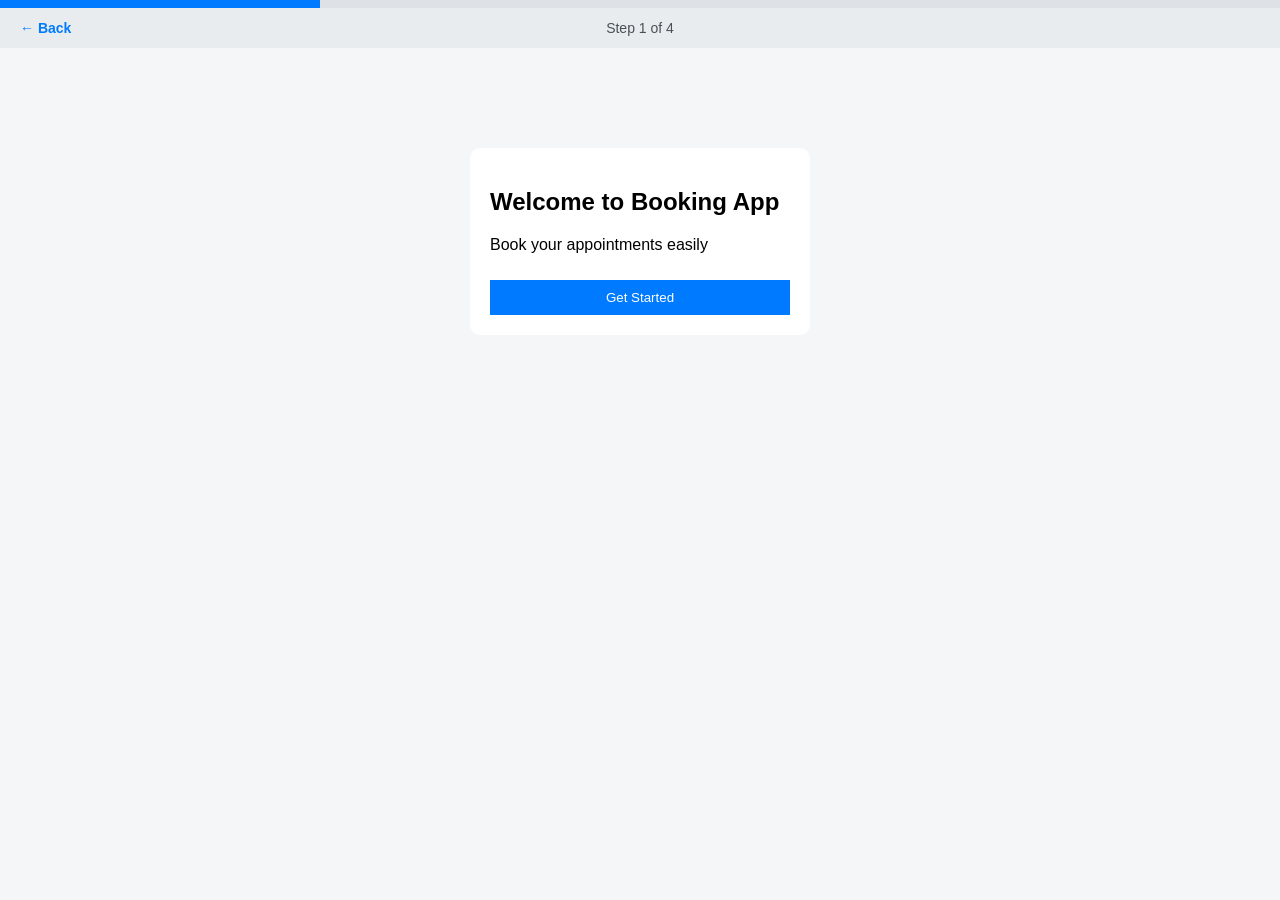
<file: frontend/index.html>
<!DOCTYPE html>
<html>
<head>
    <title>Booking App</title>
    <link rel="stylesheet" href="style.css">
</head>
<body>

<header class="progress-header">
    <div class="progress-bar" role="progressbar" aria-valuenow="1" aria-valuemin="1" aria-valuemax="4" aria-label="Booking progress">
        <div class="progress-fill step-1"></div>
    </div>
    <div class="progress-label">
        <a href="#" class="back-btn" onclick="history.back(); return false;">← Back</a>
        <span>Step 1 of 4</span>
    </div>
</header>

<div class="container">
    <h2>Welcome to Booking App</h2>
    <p>Book your appointments easily</p>
    <a href="login.html">
        <button>Get Started</button>
    </a>
</div>

</body>
</html>
</file>
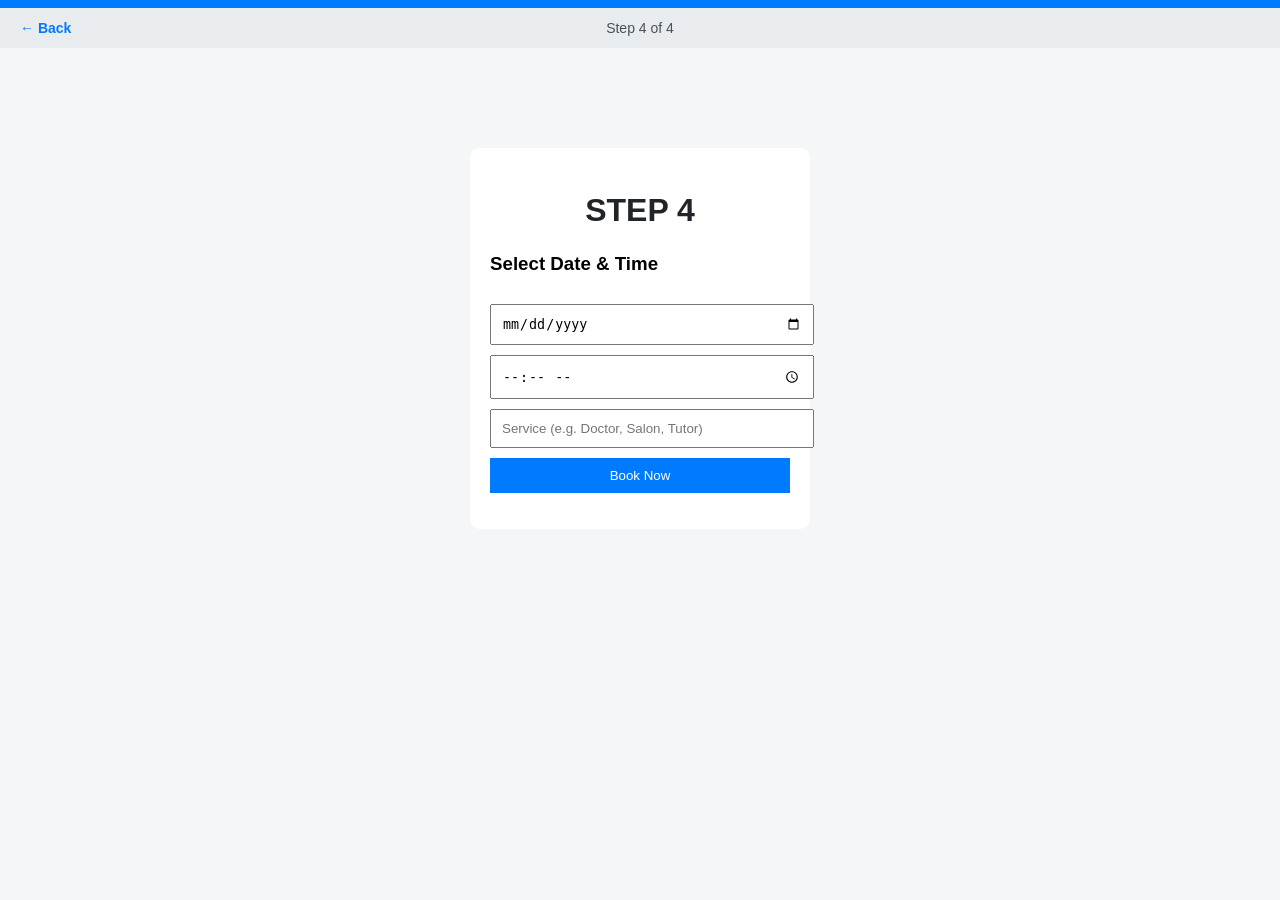
<file: frontend/booking.html>
<!DOCTYPE html>
<html>
<head>
    <title>Book Appointment</title>
    <link rel="stylesheet" href="style.css">
</head>
<body>

<header class="progress-header">
    <div class="progress-bar" role="progressbar" aria-valuenow="4" aria-valuemin="1" aria-valuemax="4" aria-label="Booking progress">
        <div class="progress-fill step-4"></div>
    </div>
    <div class="progress-label">
        <a href="pages/time/time.html" class="back-btn">← Back</a>
        <span>Step 4 of 4</span>
    </div>
</header>

<div class="container">

    <h1 class="step-heading">STEP 4</h1>
    <h3>Select Date & Time</h3>

    <input type="date">
    <input type="time">

    <input type="text" placeholder="Service (e.g. Doctor, Salon, Tutor)">

    <button onclick="confirmBooking()">Book Now</button>

    <p id="msg"></p>
</div>

<script>
function confirmBooking() {
    document.getElementById("msg").innerText =
        "Booking created (frontend only - backend not connected yet)";
}
</script>

</body>
</html>
</file>
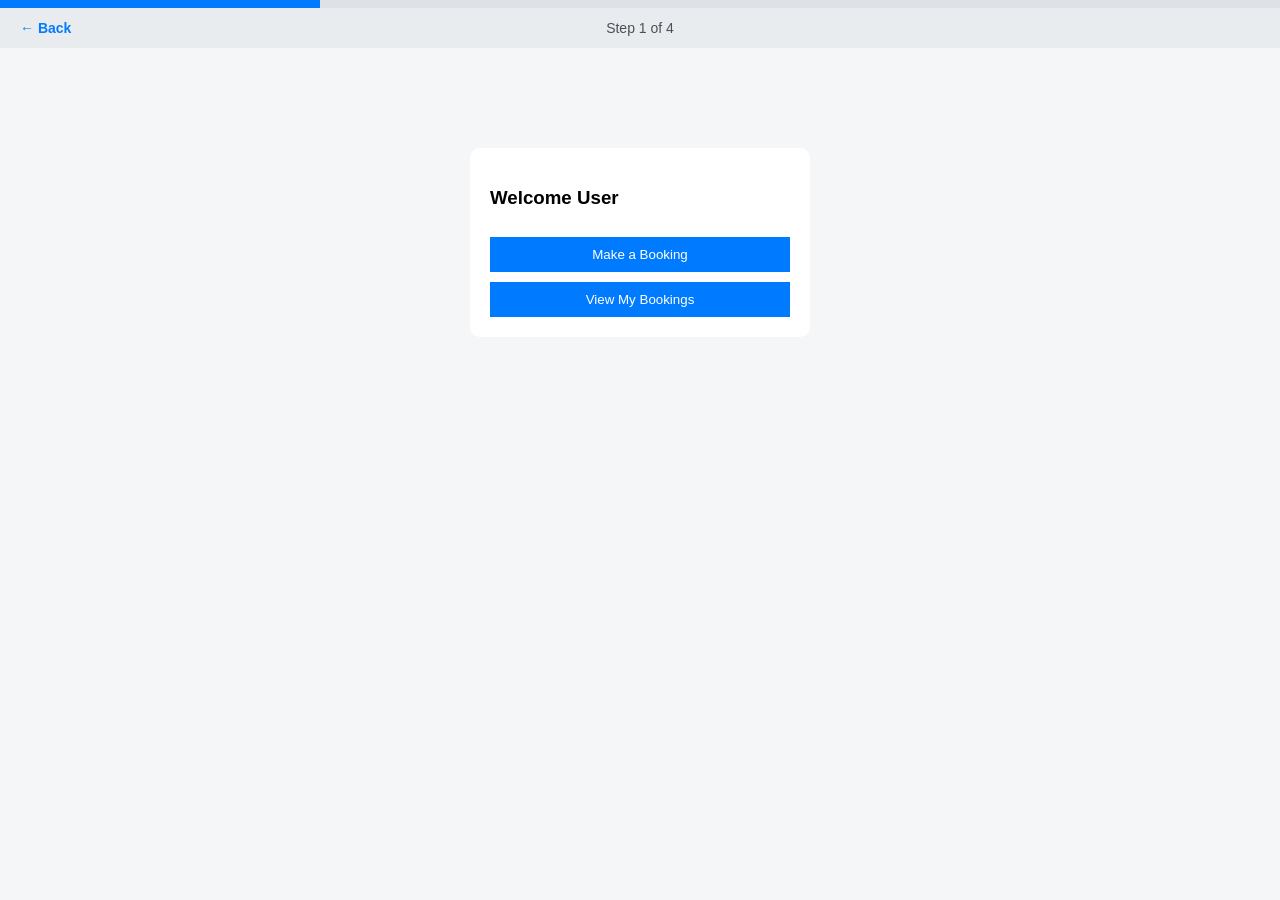
<file: frontend/dashboard.html>
<!DOCTYPE html>
<html>
<head>
    <title>Dashboard</title>
    <link rel="stylesheet" href="style.css">
</head>
<body>

<header class="progress-header">
    <div class="progress-bar" role="progressbar" aria-valuenow="1" aria-valuemin="1" aria-valuemax="4" aria-label="Booking progress">
        <div class="progress-fill step-1"></div>
    </div>
    <div class="progress-label">
        <a href="login.html" class="back-btn">← Back</a>
        <span>Step 1 of 4</span>
    </div>
</header>

<div class="container">
    <h3>Welcome User</h3>

    <a href="booking.html">
        <button>Make a Booking</button>
    </a>

    <button>View My Bookings</button>
</div>

</body>
</html>
</file>
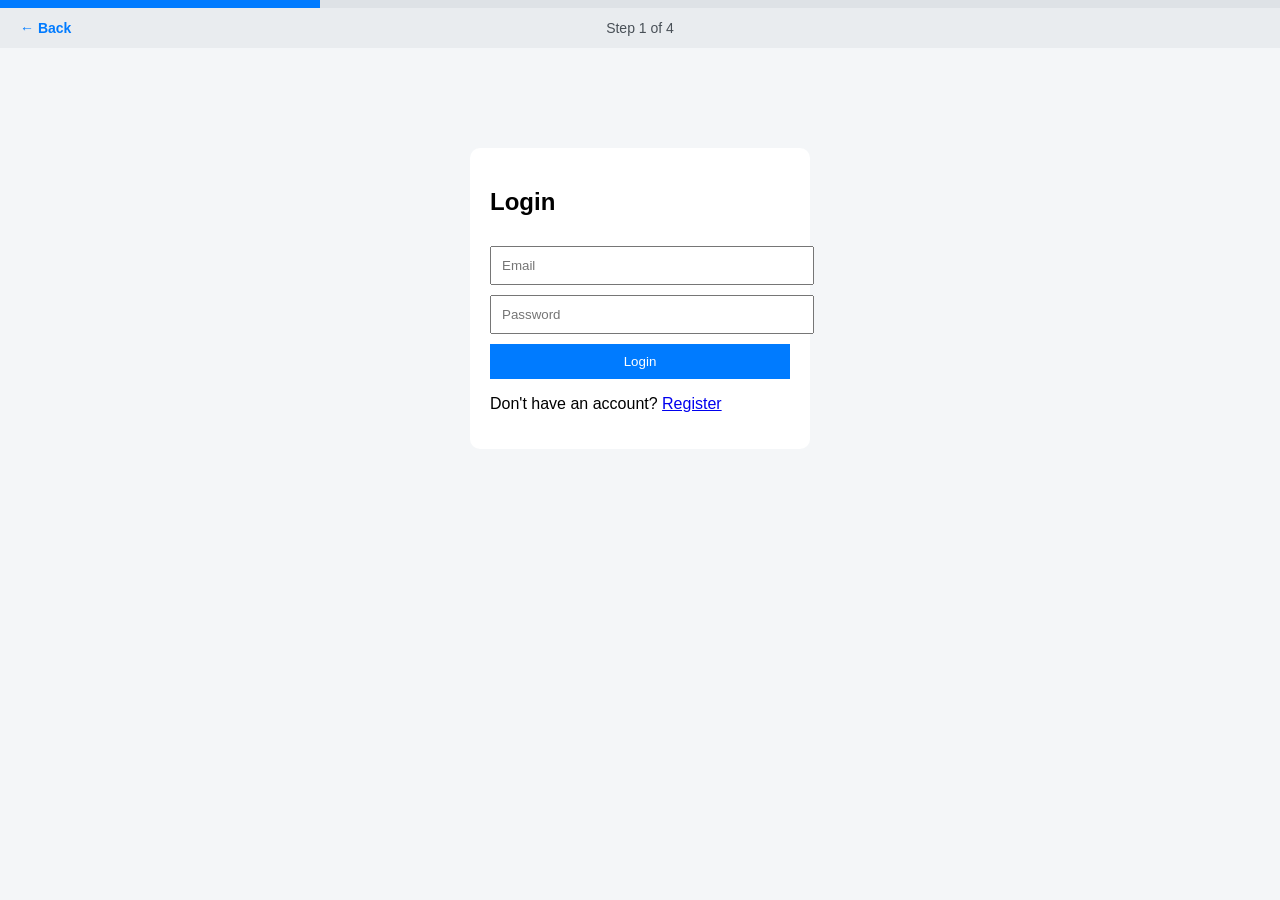
<file: frontend/login.html>
<!DOCTYPE html>
<html>
<head>
    <title>Login</title>
    <link rel="stylesheet" href="style.css">
</head>
<body>

<header class="progress-header">
    <div class="progress-bar" role="progressbar" aria-valuenow="1" aria-valuemin="1" aria-valuemax="4" aria-label="Booking progress">
        <div class="progress-fill step-1"></div>
    </div>
    <div class="progress-label">
        <a href="index.html" class="back-btn">← Back</a>
        <span>Step 1 of 4</span>
    </div>
</header>

<div class="container">
    <h2>Login</h2>

    <input type="email" placeholder="Email">
    <input type="password" placeholder="Password">

    <a href="dashboard.html">
        <button>Login</button>
    </a>

    <p>Don't have an account? <a href="#">Register</a></p>
</div>

</body>
</html>
</file>
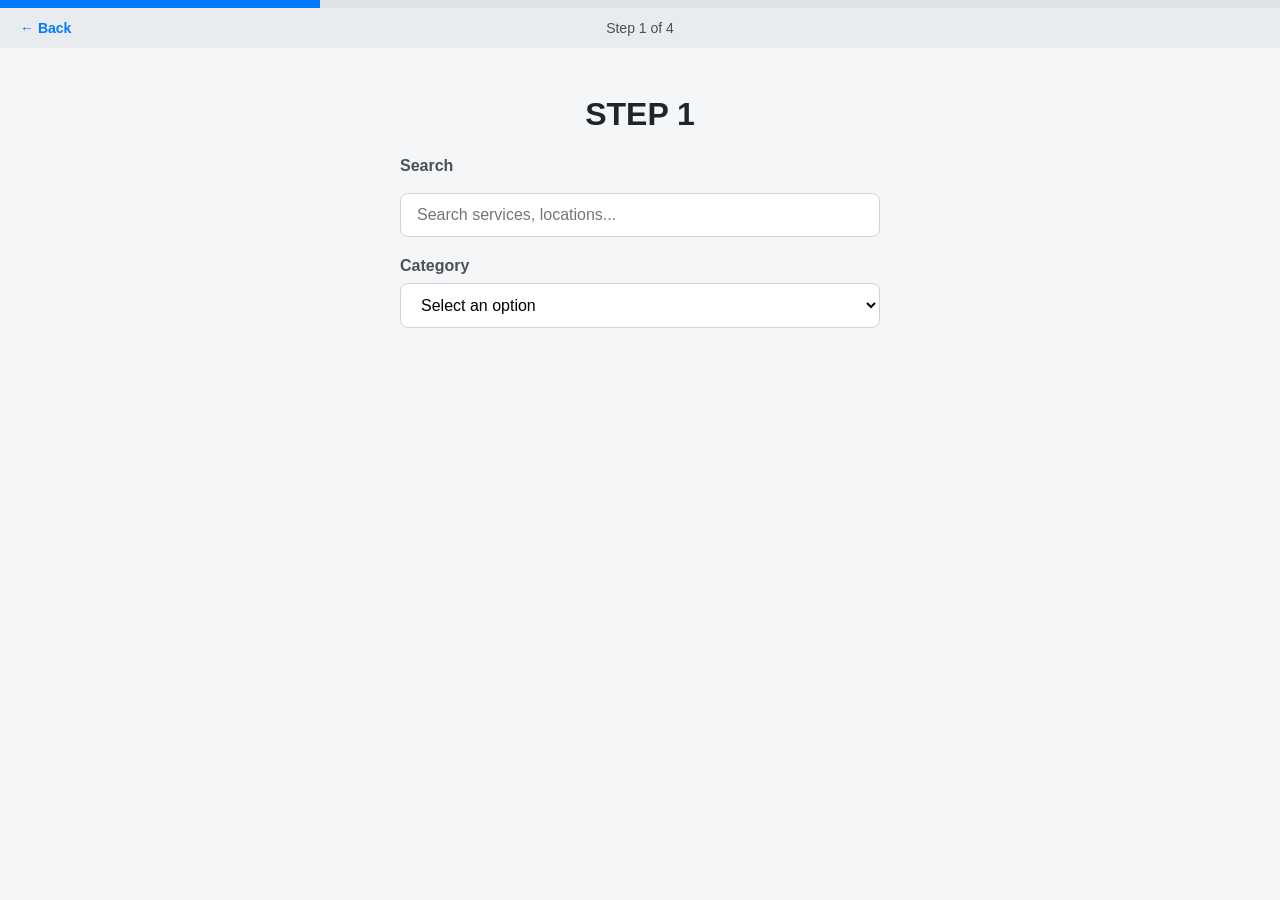
<file: frontend/main.html>
<!DOCTYPE html>
<html lang="en">
<head>
    <meta charset="UTF-8">
    <meta name="viewport" content="width=device-width, initial-scale=1.0">
    <title>Step 1</title>
    <link rel="stylesheet" href="style.css">
    <style>
        .step-content {
            max-width: 480px;
            margin: 48px auto;
            padding: 0 20px;
        }

        .search-menu {
            margin-bottom: 20px;
        }

        .search-menu label {
            display: block;
            margin-bottom: 8px;
            font-weight: 600;
            color: #495057;
        }

        .search-menu input[type="search"] {
            width: 100%;
            padding: 12px 16px;
            border: 1px solid #ced4da;
            border-radius: 8px;
            font-size: 1rem;
            box-sizing: border-box;
        }

        .search-menu input[type="search"]:focus {
            outline: none;
            border-color: #007bff;
            box-shadow: 0 0 0 3px rgba(0, 123, 255, 0.15);
        }

        .dropdown-field {
            margin-bottom: 20px;
        }

        .dropdown-field label {
            display: block;
            margin-bottom: 8px;
            font-weight: 600;
            color: #495057;
        }

        .dropdown-field select {
            width: 100%;
            padding: 12px 16px;
            border: 1px solid #ced4da;
            border-radius: 8px;
            font-size: 1rem;
            background: white;
            cursor: pointer;
            box-sizing: border-box;
        }

        .dropdown-field select:focus {
            outline: none;
            border-color: #007bff;
            box-shadow: 0 0 0 3px rgba(0, 123, 255, 0.15);
        }
    </style>
</head>
<body>

<header class="progress-header">
    <div class="progress-bar" role="progressbar" aria-valuenow="1" aria-valuemin="1" aria-valuemax="4" aria-label="Booking progress">
        <div class="progress-fill step-1"></div>
    </div>
    <div class="progress-label">
        <a href="dashboard.html" class="back-btn">← Back</a>
        <span>Step 1 of 4</span>
    </div>
</header>

<main class="step-content">
    <h1 class="step-heading">STEP 1</h1>

    <div class="search-menu">
        <label for="search">Search</label>
        <input type="search" id="search" name="search" placeholder="Search services, locations...">
    </div>

    <div class="dropdown-field">
        <label for="category">Category</label>
        <select id="category" name="category">
            <option value="" disabled selected>Select an option</option>
            <option value="doctor">Doctor</option>
            <option value="salon">Salon</option>
            <option value="tutor">Tutor</option>
            <option value="other">Other</option>
        </select>
    </div>
</main>

</body>
</html>
</file>
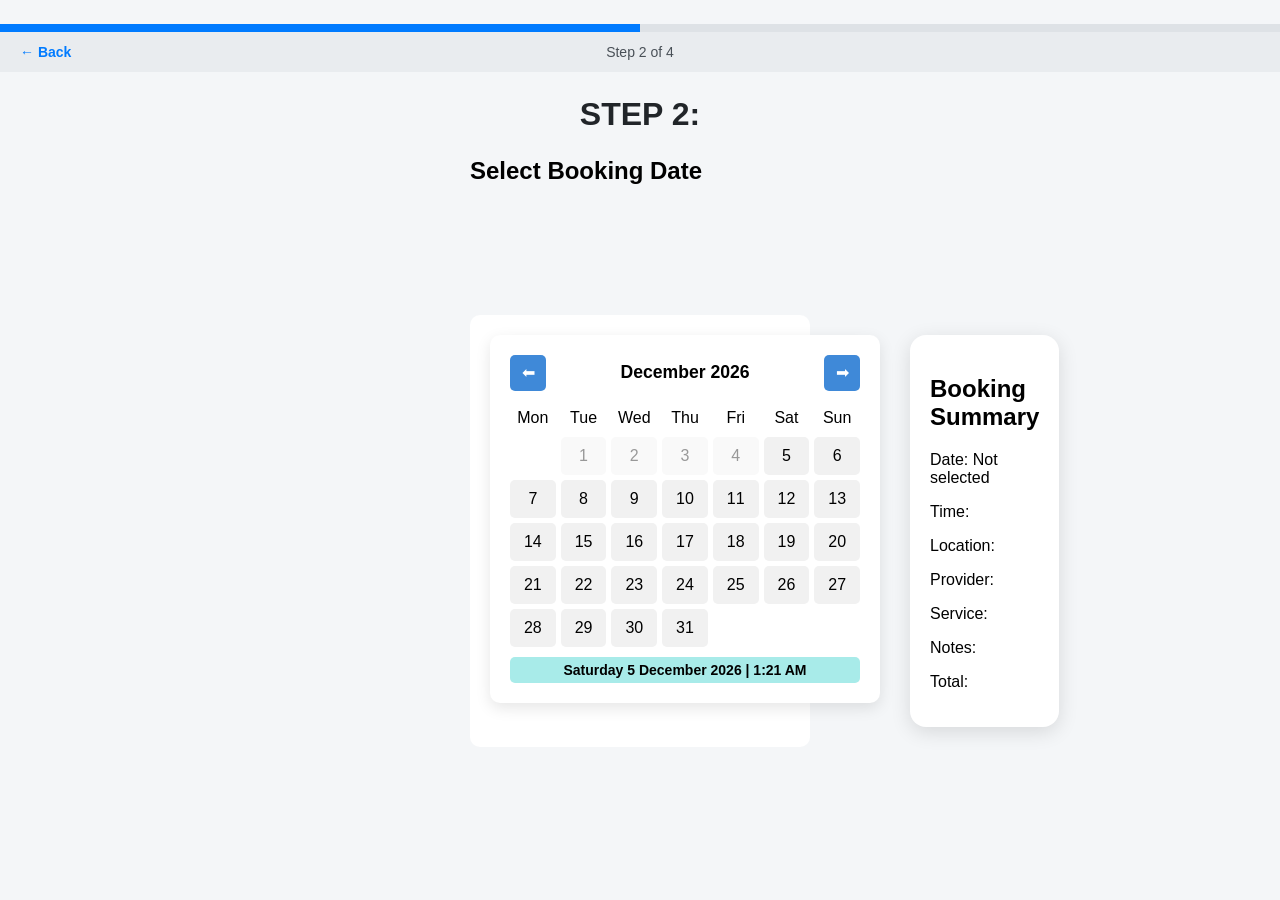
<file: frontend/pages/calendar/calendar.html>
<!DOCTYPE html>
<html>
<head>
    <title>Booking Calendar</title>
    <link rel="stylesheet" href="../../style.css">
    <link rel="stylesheet" href="calendar.css">
</head>

<body>

<header class="progress-header">
    <div class="progress-bar" role="progressbar" aria-valuenow="2" aria-valuemin="1" aria-valuemax="4" aria-label="Booking progress">
        <div class="progress-fill step-2"></div>
    </div>
    <div class="progress-label">
        <a href="../locations/location.html" class="back-btn">← Back</a>
        <span>Step 2 of 4</span>
    </div>
</header>

<div>
    <h1 class="step-heading">STEP 2:</h1>
    <h2>Select Booking Date</h2>
    <div id="chosenBox" class="chosen-box"></div>
<div class="container">

    <!-- LEFT SIDE: CALENDAR -->
    <div class="calendar-box">

        <div class="calendar" id="calendar">

            <div class="header cal-header">
                <button type="button" class="cal-nav-btn" onclick="prevMonth()">⬅</button>
                <h3 id="monthYear"></h3>
                <button type="button" class="cal-nav-btn" onclick="nextMonth()">➡</button>
            </div>

            <br>

            <div class="days">
                <div>Mon</div><div>Tue</div><div>Wed</div>
                <div>Thu</div><div>Fri</div><div>Sat</div><div>Sun</div>
            </div>
            <div class="dates" id="dates"></div>
            <div id="datetime"></div>

        </div>

        <div class="calendar-actions">
            <button type="button" id="doneBtn" onclick="goToTime()">Tap to Confirm</button>
            <button type="button" id="resetBtn" onclick="resetCalendar()">Select New Date</button>
        </div>

    </div>

    <!-- RIGHT SIDE: SUMMARY -->
    <div class="summary" id="summaryBox">

        <h2>Booking Summary</h2>

        <p>Date: <span id="summaryDate">Not selected</span></p>
        <p>Time: <span id="summaryTime"></span></p>
        <p>Location: <span id="summaryLocation"></span></p>
        <p>Provider: <span id="summaryProvider"></span></p>
        <p>Service: <span id="summaryService"></span></p>
        <p>Notes: <span id="summaryNotes"></span></p>
        <p>Total: <span id="summaryTotal"></span></p>

    </div>

</div>

<script src="calendar.js" defer></script>

</body>
</html>
</file>
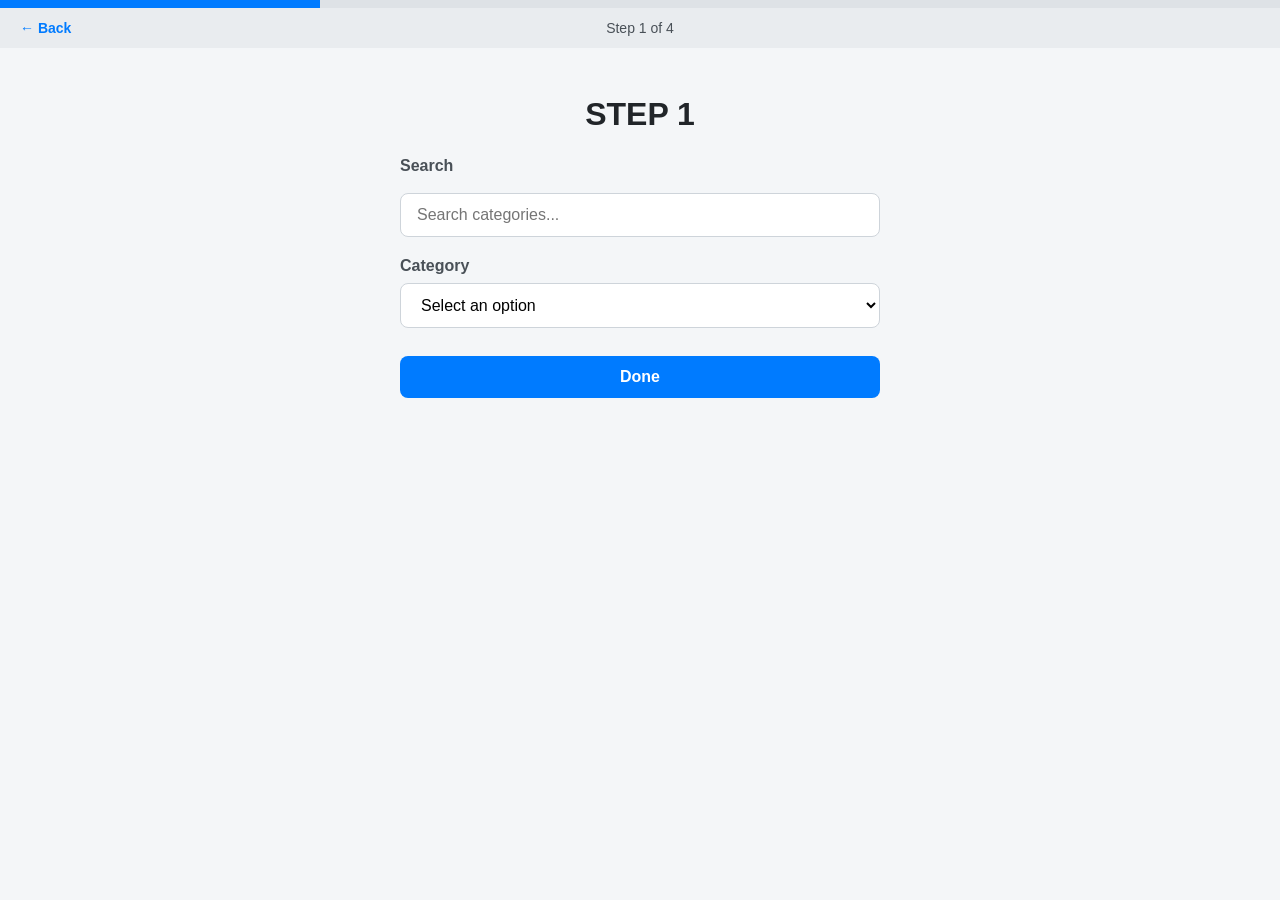
<file: frontend/pages/locations/location.html>
<!DOCTYPE html>
<html lang="en">
<head>
    <meta charset="UTF-8">
    <meta name="viewport" content="width=device-width, initial-scale=1.0">
    <title>Step 1</title>
    <link rel="stylesheet" href="../../style.css">
    <link rel="stylesheet" href="location.css">
</head>
<body>

<header class="progress-header">
    <div class="progress-bar" role="progressbar" aria-valuenow="1" aria-valuemin="1" aria-valuemax="4" aria-label="Booking progress">
        <div class="progress-fill step-1"></div>
    </div>
    <div class="progress-label">
        <a href="../../dashboard.html" class="back-btn">← Back</a>
        <span>Step 1 of 4</span>
    </div>
</header>

<main class="step-content">
    <h1 class="step-heading">STEP 1</h1>

    <div class="search-menu">
        <label for="search">Search</label>
        <input type="search" id="search" name="search" placeholder="Search categories...">
    </div>

    <div class="dropdown-field">
        <label for="category">Category</label>
        <select id="category" name="category">
            <option value="" disabled selected>Select an option</option>
            <option value="doctor">Doctor</option>
            <option value="salon">Salon</option>
            <option value="tutor">Tutor</option>
            <option value="other">Other</option>
        </select>
    </div>

    <button type="button" id="doneBtn" class="done-btn">Done</button>
</main>

<script src="location.js"></script>
</body>
</html>
</file>
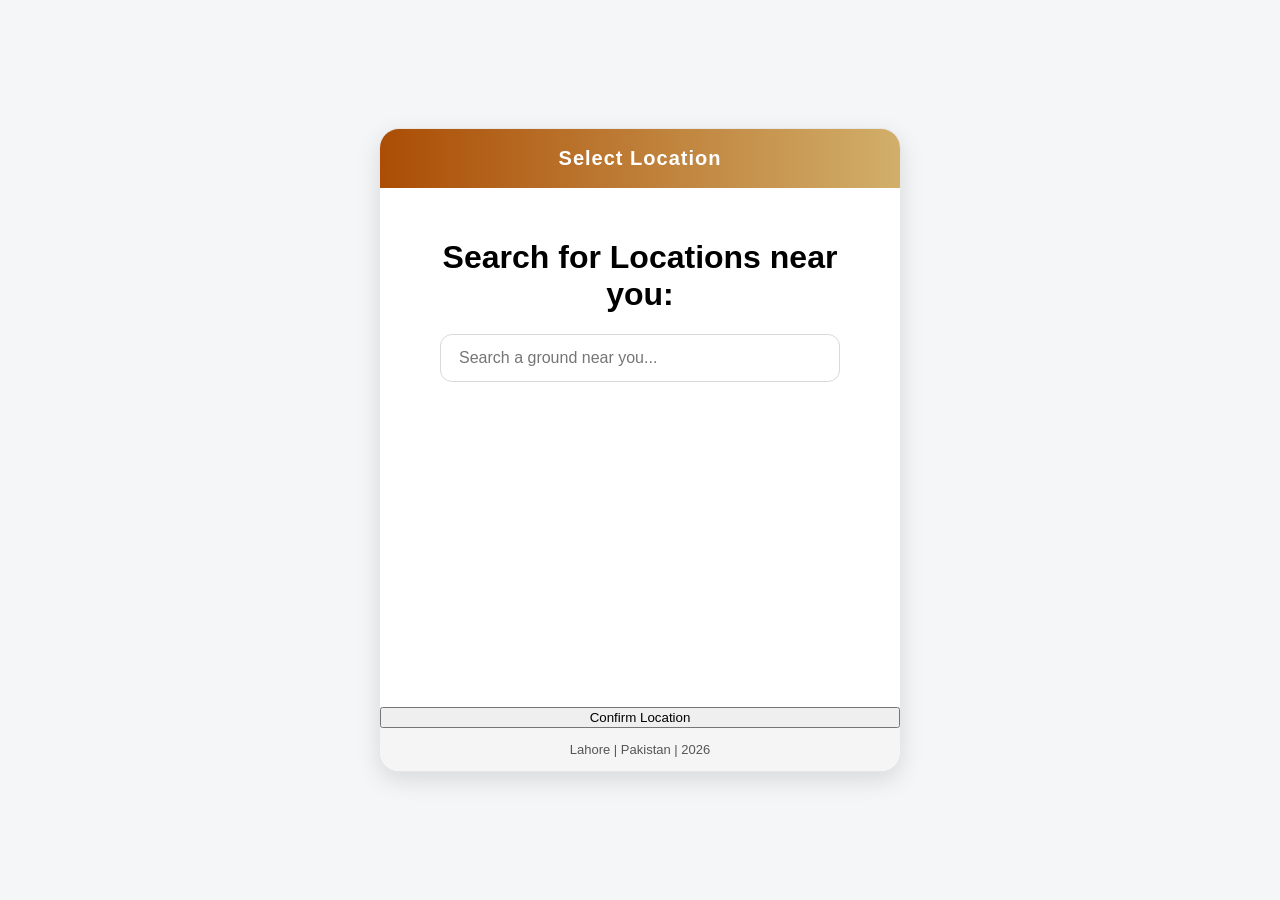
<file: frontend/pages/locations/locations.html>
<!DOCTYPE html>
<html>
<head>
    <title>Booking Website</title>
    <link rel="stylesheet" href="locations.css">
</head>

<body>

<div class="box">

    <div class="box-header">
        Select Location
    </div>

    <div class="search-container">
    <h1>Search for Locations near you:</h1>
    <input
        type="text"
        id="searchInput"
        placeholder="Search a ground near you..."
        autocomplete="off">

    <div id="dropdown" class="dropdown"></div>

    </div>

    <div id="infoCard" class="info-card">

        <h2 id="infoTitle"></h2>
        <p id="infoDescription"></p>

    </div>
    <button id="confirmLocation">
        Confirm Location
    </button>
    <div class="box-footer">
        Lahore | Pakistan | 2026
    </div>

</div>

<script src="locations.js"></script>
</body>
</html>
</file>
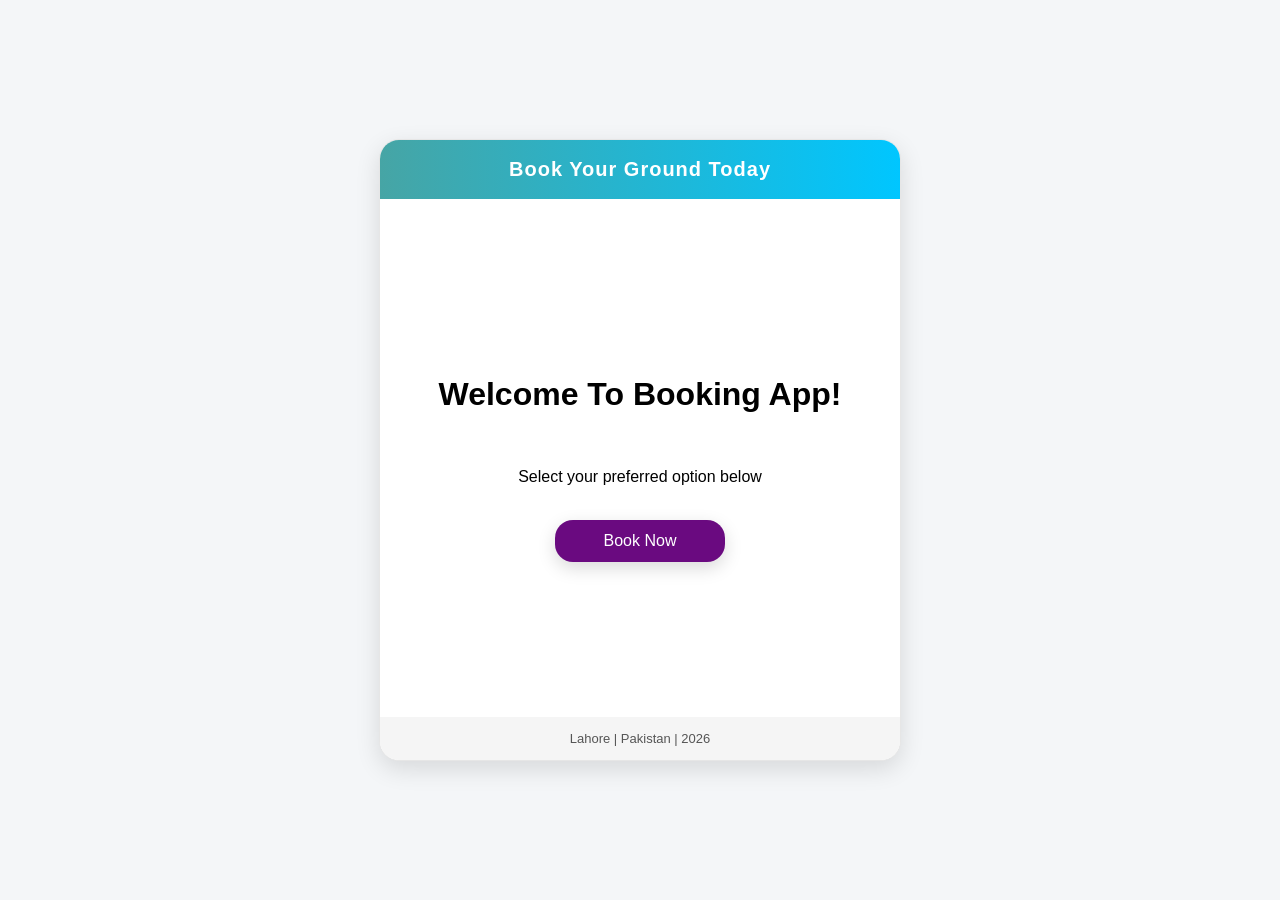
<file: frontend/pages/main/main.html>
<!DOCTYPE html>
<html>
<head>
    <title>Booking Website</title>
    <link rel="stylesheet" href="main.css">
</head>

<body>

<div class="box">

    <div class="box-header">
        Book Your Ground Today
    </div>

    <div class="box-content">

        <h1>Welcome To Booking App!</h1>
        <p>Select your preferred option below</p>

        <div class="actions">
            <a href="../locations/locations.html">
                <button class="button primary">Book Now</button>
            </a>
        </div>

    </div>

    <div class="box-footer">
        Lahore | Pakistan | 2026
    </div>

</div>

</body>
</html>
</file>
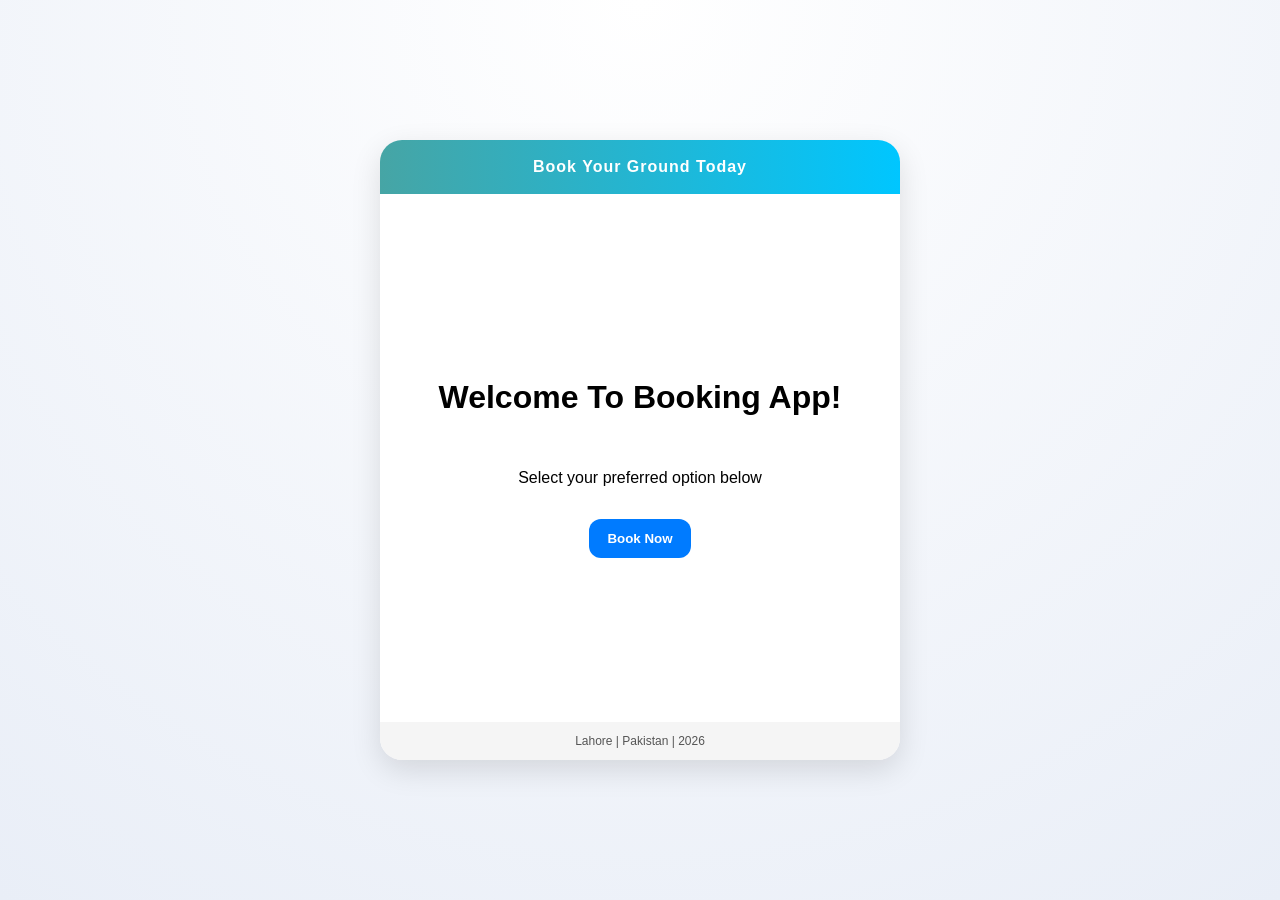
<file: frontend/pages/main/test.html>
<!DOCTYPE html>
<html>
<head>
    <title>Testing</title>
    <link rel="stylesheet" href="test.css">
</head>
<body>

<div class="box">

    <div class="box-header">
        Book Your Ground Today
    </div>

    <div class="box-content">

        <h1>Welcome To Booking App!</h1>
        <p>Select your preferred option below</p>

        <div class="actions">
            <a href="../locations/location.html">
                <button class="button primary">Book Now</button>
            </a>
        </div>

    </div>

    <div class="box-footer">
        Lahore | Pakistan | 2026
    </div>

</div>

</body>
</html>
</file>
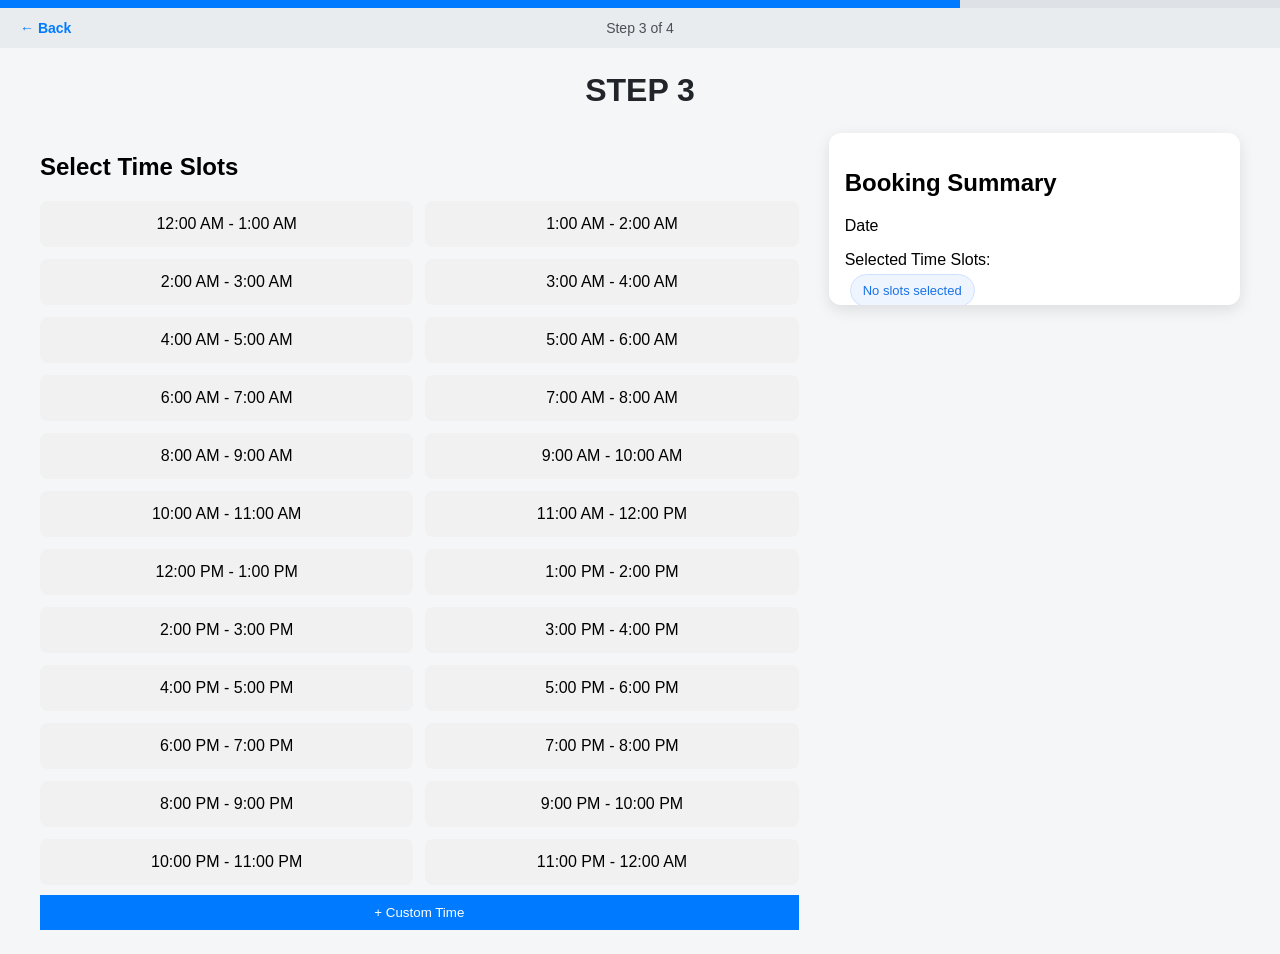
<file: frontend/pages/time/time.html>
<!DOCTYPE html>
<html>

<head>
    <title>Select Time</title>

    <meta charset="UTF-8">
    <meta name="viewport" content="width=device-width, initial-scale=1.0">

    <link rel="stylesheet" href="../../style.css">
    <link rel="stylesheet" href="time.css">
</head>

<body>

<header class="progress-header">
    <div class="progress-bar" role="progressbar" aria-valuenow="3" aria-valuemin="1" aria-valuemax="4" aria-label="Booking progress">
        <div class="progress-fill step-3"></div>
    </div>
    <div class="progress-label">
        <a href="../calendar/calendar.html" class="back-btn">← Back</a>
        <span>Step 3 of 4</span>
    </div>
</header>

<h1 class="step-heading">STEP 3</h1>

<div class="booking-container">

    <!-- LEFT PANEL -->
    <div class="slots-panel">

        <h2>Select Time Slots</h2>

        <p id="dateInfo"></p>

        <div id="slots"></div>

        <button id="customBtn">
            + Custom Time
        </button>

        <div class="custom-time-box" id="customTimeBox" style="display:none;">

            <h3>Enter Custom Time</h3>

            <div class="custom-inputs">

                <input
                    type="text"
                    id="customHour"
                    maxlength="2"
                    placeholder="HH">

                <span>:</span>

                <input
                    type="text"
                    id="customMinute"
                    maxlength="2"
                    placeholder="MM">

                <select id="customPeriod">
                    <option>AM</option>
                    <option>PM</option>
                </select>
            <br>
                <input
                    type="text"
                    id="customHour"
                    maxlength="2"
                    placeholder="HH">

                <span>:</span>

                <input
                    type="text"
                    id="customMinute"
                    maxlength="2"
                    placeholder="MM">

                <select id="customPeriod">
                    <option>AM</option>
                    <option>PM</option>
                </select>

            <br>
                <button id="addCustomTime">
                    Add
                </button>

            </div>

        </div>

    </div>

    <!-- RIGHT PANEL -->

    <div class="summary-panel">
        <h2>Booking Summary</h2>
        <div class="summary-section">
            <div class="summary-title">
                Date
            </div>
            <p id="summaryDate"></p>
        </div>

        <div class="summary-section">
            <div class="summary-title">
                Selected Time Slots:
                <br>
            </div>
            <ul id="summarySlots">
            <li class="empty-slot">No slots selected</li>
            </ul>
        </div>

        <div class="summary-section">
            <strong>Total Slots:</strong>
            <span id="totalSlots">0</span>
        </div>

        <button onclick="confirmBooking()">
            Confirm Booking
        </button>

    </div>

</div>

<script src="utils.js"></script>
<script src="slots.js"></script>
<script src="summary.js"></script>
<script src="customTime.js"></script>
<script src="time.js"></script>
</body>

</html>
</file>
<file: frontend/style.css>
body {
    font-family: Arial, sans-serif;
    background: #f4f6f8;
    margin: 0;
    padding: 0;
}

.container {
    width: 300px;
    margin: 100px auto;
    background: white;
    padding: 20px;
    border-radius: 10px;
}

input, button {
    width: 100%;
    padding: 10px;
    margin-top: 10px;
}

button {
    background: #007bff;
    color: white;
    border: none;
    cursor: pointer;
}

button:hover {
    background: #0056b3;
}

.nav {
    background: #007bff;
    padding: 10px;
    color: white;
    text-align: center;
}

.progress-header {
    position: sticky;
    top: 0;
    z-index: 10;
    width: 100%;
    background: #e9ecef;
    padding: 0;
}

.progress-bar {
    height: 8px;
    background: #dee2e6;
    overflow: hidden;
}

.progress-fill {
    height: 100%;
    background: #007bff;
    transition: width 0.3s ease;
}

.progress-fill.step-1 { width: 25%; }
.progress-fill.step-2 { width: 50%; }
.progress-fill.step-3 { width: 75%; }
.progress-fill.step-4 { width: 100%; }

.progress-label {
    display: flex;
    align-items: center;
    justify-content: center;
    position: relative;
    padding: 12px 20px;
    font-size: 0.875rem;
    color: #495057;
    text-align: center;
}

.back-btn {
    position: absolute;
    left: 20px;
    color: #007bff;
    text-decoration: none;
    font-weight: 600;
    font-size: 0.875rem;
}

.back-btn:hover {
    color: #0056b3;
}

.step-heading {
    margin: 24px auto;
    font-size: 2rem;
    color: #212529;
    text-align: center;
}
</file>
<file: frontend/pages/calendar/calendar.css>
body {
    font-family: 'Google Sans', Arial;
    background: #f4f6f8;
    display: flex;
    flex-direction: column;
    align-items: center;
    margin-top: 24px;
}

.calendar {
    width: 350px;
    background: white;
    padding: 20px;
    border-radius: 10px;
    box-shadow: 0 5px 15px rgba(0,0,0,0.1);
}

.header {
    display: flex;
    justify-content: space-between;
    align-items: center;
    gap: 8px;
}

.cal-header h3 {
    flex: 1;
    margin: 0;
    text-align: center;
    font-size: 1.1rem;
}

.cal-nav-btn {
    width: auto;
    min-width: 36px;
    height: 36px;
    margin: 0;
    padding: 0;
    display: inline-flex;
    align-items: center;
    justify-content: center;
    flex-shrink: 0;
    border: none;
    background: #3f89d8;
    color: white;
    border-radius: 5px;
    cursor: pointer;
    font-size: 1rem;
    line-height: 1;
}

.cal-nav-btn:hover {
    background: #9ec6f2;
}

.calendar-actions button {
    width: auto;
    margin-top: 10px;
}

button {
    padding: 5px 10px;
    border: none;
    background: #007bff;
    color: white;
    border-radius: 5px;
    cursor: pointer;
}

.days, .dates {
    display: grid;
    grid-template-columns: repeat(7, 1fr);
    text-align: center;
    gap: 5px;
}

.dates {
    margin-top: 10px;
}

.date {
    padding: 10px;
    background: #f1f1f1;
    border-radius: 5px;
    cursor: pointer;
}

.date:hover {
    background: #dce9ff;
}

.selected {
    background: #007bff;
    color: white;
}

.empty {
    background: transparent;
}

#datetime {
    margin-top: 10px;
    font-size: 14px;
    font-weight: bold;
    text-align: center;
    background: #a8ebe9;
    padding: 5px;
    border-radius: 5px;
}

/* CHOSEN BOX */
.chosen-box {
    text-align: center;
    margin-bottom: 10px;
    font-weight: bold;
    color: black;
    opacity: 0;
    transform: translateY(-10px);
    transition: 0.3s;
    margin-top: 10px;
    font-size: 14px;
    font-weight: bold;
    text-align: center;
    background: #ebbea8;
    padding: 5px;
    border-radius: 5px;
}


.chosen-box.show {
    opacity: 1;
    transform: translateY(0);
}

#doneBtn {
    display: none;
    margin: 10px auto;
    padding: 8px 15px;
    background: #28a745;
    color: white;
    border: none;
    border-radius: 5px;
    cursor: pointer;
}

#resetBtn {
    display: none;
    margin: 10px auto;
    padding: 8px 15px;
    background: #969c9c;
    color: black;
    border: none;
    border-radius: 5px;
    cursor: pointer;
}

#timeSection {
    display: none;
    margin-top: 30px;
    padding: 20px;
    background: #f1f1f1;
    border-radius: 10px;
}

.summary {
    flex: 2;
    background: white;
    padding: 20px;
    border-radius: 16px;
    box-shadow: 0 5px 20px rgba(0,0,0,0.12);
}

.container {
    display: flex;
    gap: 30px;
    align-items: flex-start;
    padding: 20px;
}

.calendar-box {
    flex: 3;
}

#summaryBox {
    transition: all 0.4s ease;
}

/* floating effect when date selected */
#summaryBox.active {
    transform: translateY(-5px);
}

/* highlight animation for date in summary */
.highlight {
    background: #dce9ff;
    padding: 3px 8px;
    border-radius: 6px;
    display: inline-block;
    animation: pop 0.3s ease;
}

@keyframes pop {
    0% { transform: scale(0.8); opacity: 0; }
    100% { transform: scale(1); opacity: 1; }
}
</file>
<file: frontend/pages/locations/location.css>
.step-content {
    max-width: 480px;
    margin: 48px auto;
    padding: 0 20px;
}

.search-menu {
    margin-bottom: 20px;
}

.search-menu label {
    display: block;
    margin-bottom: 8px;
    font-weight: 600;
    color: #495057;
}

.search-menu input[type="search"] {
    width: 100%;
    padding: 12px 16px;
    border: 1px solid #ced4da;
    border-radius: 8px;
    font-size: 1rem;
    box-sizing: border-box;
}

.search-menu input[type="search"]:focus {
    outline: none;
    border-color: #007bff;
    box-shadow: 0 0 0 3px rgba(0, 123, 255, 0.15);
}

.dropdown-field {
    margin-bottom: 20px;
}

.dropdown-field label {
    display: block;
    margin-bottom: 8px;
    font-weight: 600;
    color: #495057;
}

.dropdown-field select {
    width: 100%;
    padding: 12px 16px;
    border: 1px solid #ced4da;
    border-radius: 8px;
    font-size: 1rem;
    background: white;
    cursor: pointer;
    box-sizing: border-box;
}

.dropdown-field select:focus {
    outline: none;
    border-color: #007bff;
    box-shadow: 0 0 0 3px rgba(0, 123, 255, 0.15);
}

.done-btn {
    width: 100%;
    padding: 12px 16px;
    margin-top: 8px;
    border: none;
    border-radius: 8px;
    background: #007bff;
    color: white;
    font-size: 1rem;
    font-weight: 600;
    cursor: pointer;
}

.done-btn:hover {
    background: #0056b3;
}

.done-btn:disabled {
    background: #adb5bd;
    cursor: not-allowed;
}
</file>
<file: frontend/pages/locations/locations.css>
body {
    margin: 0;
    height: 100vh;
    display: flex;
    justify-content: center;
    align-items: center;
    background: #f4f6f8;
    font-family: Arial, sans-serif;
}

.box {
    width: 520px;
    min-height: 620px;
    background: #ffffff;
    border-radius: 20px;
    overflow: hidden;
    display: flex;
    flex-direction: column;
    text-align: center;
    box-shadow: 0 8px 24px rgba(0,0,0,0.12),
                inset 0 1px 0 rgba(255,255,255,0.8);
    border: 1px solid #e6e6e6;
}

.box-header {
    background: linear-gradient(90deg, #ab4d05, #d1af6a);
    color: white;
    padding: 18px;
    font-size: 20px;
    font-weight: bold;
    letter-spacing: 1px;
}

.box-content {
    flex: 1;
    padding: 25px;
    display: flex;
    flex-direction: column;
    justify-content: center;
    align-items: center;
    gap: 18px;
    overflow-y: auto;
}

.box-footer {
    background: #f5f5f5;
    padding: 14px;
    font-size: 13px;
    color: #555;
}

.search-container{
    width:400px;
    position:relative;
    margin:30px auto;
}

#searchInput{
    width:100%;
    padding:14px 18px;
    font-size:16px;
    border:1px solid #d9d9d9;
    border-radius:12px;
    outline:none;
    box-sizing:border-box;
    transition:.25s;
}

#searchInput:focus{
    border-color:#4285f4;
    box-shadow:0 0 10px rgba(66,133,244,.2);
}

.dropdown{
    position:absolute;
    width:100%;
    background:white;
    border-radius:12px;
    box-shadow:0 8px 20px rgba(0,0,0,.12);
    margin-top:8px;
    overflow:hidden;
    display:none;
    max-height:250px;
    overflow-y:auto;
    z-index:999;
}

.dropdown-item{
    padding:14px 18px;
    cursor:pointer;
    transition:.2s;
}

.dropdown-item:hover{
    background:#eef5ff;
}

.info-card{
    width:420px;
    margin:40px auto;
    background:white;
    border-radius:18px;
    padding:25px;
    box-shadow:0 10px 25px rgba(0,0,0,.12);
    min-height:165px;
    opacity:0;
    transform:translateY(25px);
    transition:.35s;
}

.info-card.show{
    opacity:1;
    transform:translateY(0);
}

.info-card h2{
    margin-top:0;
}

.info-card p{
    color:#666;
    line-height:1.6;
}

.confirm-btn{
    opacity:0;
    visibility:hidden;
    pointer-events:none;
    transform:translateY(15px);
    transition:all .3s ease;
}

.confirm-btn.show{
    opacity:1;
    visibility:visible;
    pointer-events:auto;
    transform:translateY(0);
}
</file>
<file: frontend/pages/main/main.css>
body {
    margin: 0;
    height: 100vh;
    display: flex;
    justify-content: center;
    align-items: center;
    background: #f4f6f8;
    font-family: Arial, sans-serif;
}

.box {
    width: 520px;
    min-height: 620px;
    background: #ffffff;
    border-radius: 20px;
    overflow: hidden;
    display: flex;
    flex-direction: column;
    text-align: center;
    box-shadow: 0 8px 24px rgba(0,0,0,0.12),
                inset 0 1px 0 rgba(255,255,255,0.8);
    border: 1px solid #e6e6e6;
}

.box-header {
    background: linear-gradient(90deg, #46a5a5, #00c6ff);
    color: white;
    padding: 18px;
    font-size: 20px;
    font-weight: bold;
    letter-spacing: 1px;
}

.box-content {
    flex: 1;
    padding: 30px;
    display: flex;
    flex-direction: column;
    justify-content: center;
    align-items: center;
    gap: 18px;
}

.box-footer {
    background: #f5f5f5;
    padding: 14px;
    font-size: 13px;
    color: #555;
}

.button {
    width: 170px;
    padding: 12px 18px;
    background: #6a0a80;
    color: white;
    border: none;
    border-radius: 18px;
    display: inline-flex;
    justify-content: center;
    align-items: center;
    font-size: 16px;
    font-weight: 500;
    cursor: pointer;
    box-shadow: 0 6px 18px rgba(0,0,0,0.15);
    transition: all .25s ease;
}

.button:hover {
    transform: translateY(-5px);
    background: #7b0c95;
    box-shadow: 0 10px 25px rgba(0,0,0,0.2);
}

.button:active {
    transform: translateY(0);
}

.pulse {
    animation: pulse 1.5s infinite;
}

@keyframes pulse {
    0% { box-shadow: 0 0 0 0 rgba(0,123,255,.4); }
    70% { box-shadow: 0 0 0 12px rgba(0,123,255,0); }
    100% { box-shadow: 0 0 0 0 rgba(0,123,255,0); }
}
</file>
<file: frontend/pages/main/test.css>
/* PAGE */
body {
    margin: 0;
    height: 100vh;
    display: flex;
    justify-content: center;
    align-items: center;
    background: radial-gradient(circle at top, #ffffff, #e9eef7);
    font-family: Arial, sans-serif;
}

/* MAIN BOX */
.box {
    width: 520px;
    min-height: 620px;
    background: #fff;
    border-radius: 22px;
    display: flex;
    flex-direction: column;
    overflow: hidden;
    box-shadow: 0 10px 30px rgba(0,0,0,0.12);
    animation: fadeIn 0.5s ease;
}

/* HEADER */
.box-header {
    background: linear-gradient(90deg, #46a5a5, #00c6ff);
    color: white;
    padding: 18px;
    text-align: center;
    font-weight: bold;
    letter-spacing: 1px;
}

/* CONTENT */
.box-content {
    flex: 1;
    display: flex;
    flex-direction: column;
    align-items: center;
    justify-content: center;
    gap: 16px;
    padding: 25px;
    text-align: center;
}

/* STEPS */
.steps {
    display: flex;
    gap: 10px;
    margin: 10px 0;
}

.step {
    font-size: 12px;
    padding: 6px 10px;
    border-radius: 20px;
    background: #f1f1f1;
    color: #666;
}

.step.active {
    background: #007bff;
    color: white;
}

/* BUTTON GROUP */
.actions {
    display: flex;
    gap: 12px;
    flex-wrap: wrap;
    justify-content: center;
}

/* BASE BUTTON */
.button {
    padding: 12px 18px;
    border-radius: 12px;
    border: none;
    cursor: pointer;
    transition: all 0.25s ease;
    font-weight: bold;
}

/* PRIMARY */
.primary {
    background: #007bff;
    color: white;
}

.primary:hover {
    transform: translateY(-3px);
    box-shadow: 0 8px 18px rgba(0,123,255,0.3);
}

/* SECONDARY */
.secondary {
    background: #f1f1f1;
    color: #333;
}

.secondary:hover {
    background: #e2e2e2;
    transform: translateY(-2px);
}

/* PULSE BUTTON */
.pulse {
    margin-top: 10px;
    animation: pulse 1.5s infinite;
}

@keyframes pulse {
    0% { box-shadow: 0 0 0 0 rgba(0,123,255,0.4); }
    70% { box-shadow: 0 0 0 12px rgba(0,123,255,0); }
    100% { box-shadow: 0 0 0 0 rgba(0,123,255,0); }
}

/* FOOTER */
.box-footer {
    background: #f5f5f5;
    padding: 12px;
    text-align: center;
    font-size: 12px;
    color: #555;
}

/* ANIMATION */
@keyframes fadeIn {
    from { opacity: 0; transform: translateY(10px); }
    to { opacity: 1; transform: translateY(0); }
}
</file>
<file: frontend/pages/time/time.css>
body{
    font-family:Arial;
    background:#f4f6f8;
    padding-bottom: 24px;
}

.booking-container{
    display:flex;
    gap:30px;
    max-width:1200px;
    margin:auto;
}

.slots-panel{
    flex:2;
}

.summaryDate{
    text-align:center;
    margin-bottom:12px;
    font-weight:600;
    color:#007bff;
    background:#f1f5ff;
    padding:10px 12px;
    border-radius:10px;
    border:1px solid #d6e4ff;
    font-size:14px;
    transition:all 0.3s ease;
    transform:translateY(-5px);
    opacity:0;
}

.summaryDate.show{
    opacity:1;
    transform:translateY(0);
}

.summary-panel{
    flex:1;
    background:white;
    padding:16px;
    border-radius:12px;
    box-shadow:0 5px 15px rgba(0,0,0,0.1);
    position:sticky;
    top:20px;
    height:fit-content;
    max-height:140px;
    overflow:hidden;
    transition:all 0.4s ease;
}

.summary-panel.expanded{
    max-height:600px;
}

.empty-slot{
    list-style:none;
    text-align:center;
    padding:10px;
    background:#f5f5f5;
    border-radius:10px;
    color:#888;
    font-size:13px;
}

#slots{
    display:grid;
    grid-template-columns:repeat(2,1fr);
    gap:12px;
}

.slot{
    padding:14px;
    text-align:center;
    background:#f1f1f1;
    border-radius:8px;
    cursor:pointer;
}

.slot:hover{
    background:#dce9ff;
}

.slot.selected{
    background:#007bff;
    color:white;
}

.custom-time-box{
    margin-top:20px;
    padding:15px;
    border:2px dashed #ccc;
    border-radius:10px;
    display:none;
}

#summarySlots{
    list-style:none;
    padding:0;
    margin:0;
}

#summarySlots li{
    list-style:none;
    display:inline-block;
    background:#eef5ff;
    border:1px solid #cfe0ff;
    color:#1a73e8;
    padding:8px 12px;
    margin:5px;
    border-radius:20px;
    font-size:13px;
    font-weight:500;
}
</file>
